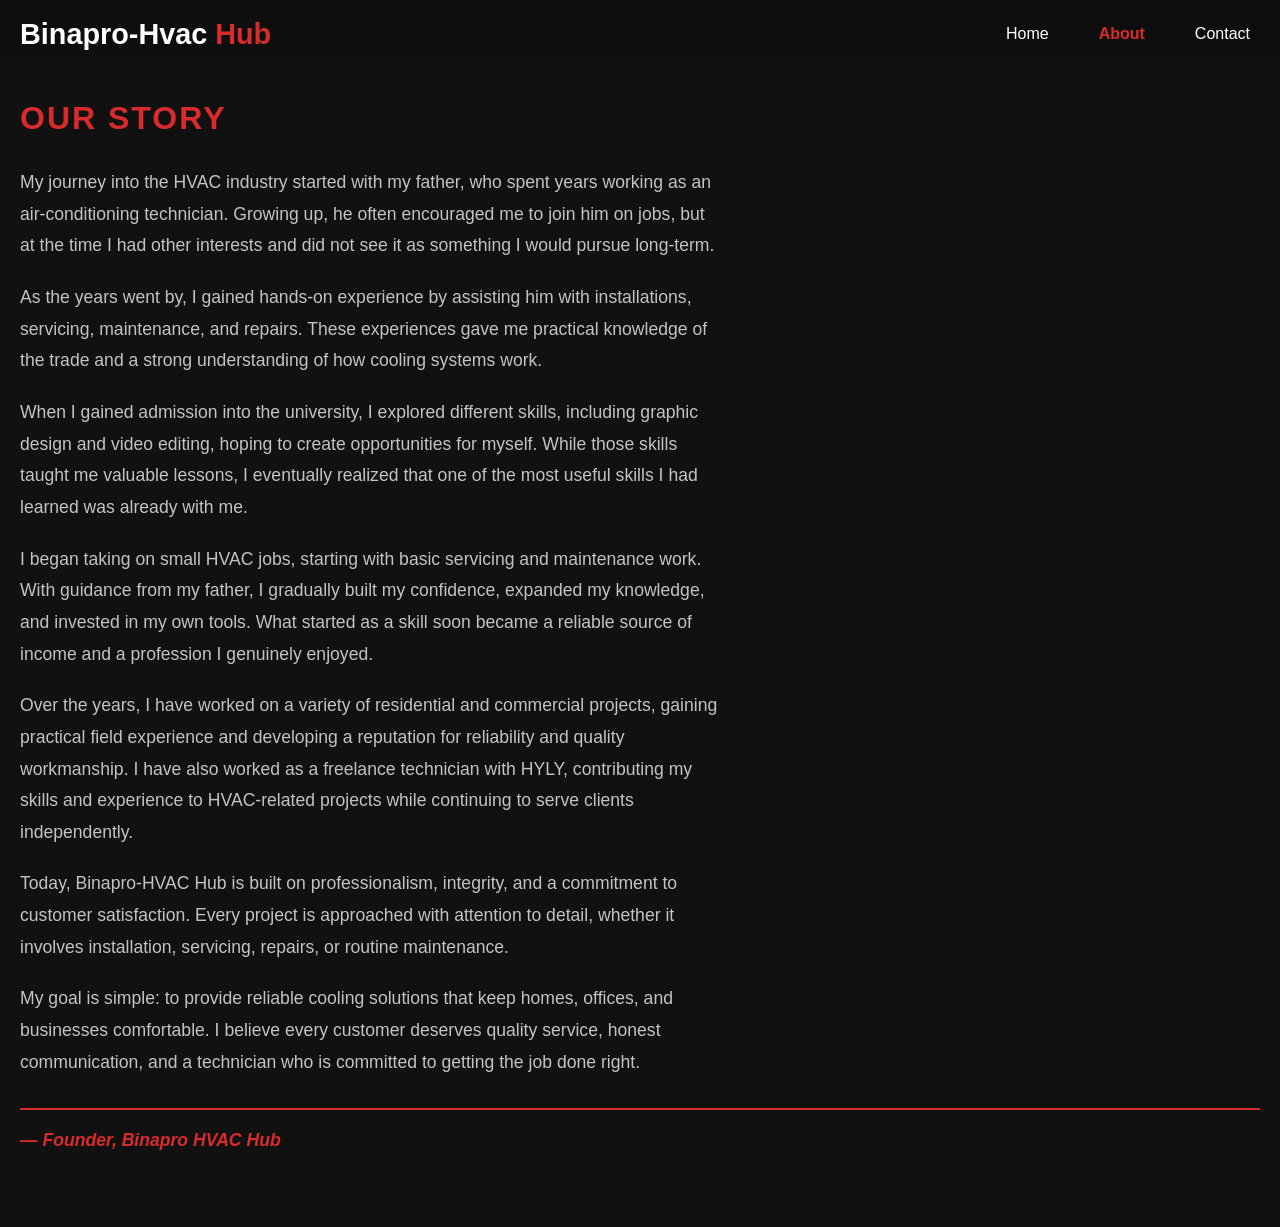
<file: about.html>
<!DOCTYPE html>
<html lang="en">
<head>
  <meta charset="UTF-8">
  <meta name="viewport" content="width=device-width, initial-scale=1">
  <meta name="viewport" content="width=device-width, initial-scale=1, maximum-scale=1, user-scalable=no">

  <title>About - Binapro HVAC Hub</title>
  <link rel="stylesheet" href="style.css">
  <link rel="stylesheet" href="about.css">
</head>
<body>

  <header id="subheading">
    <h1 id="logo">Binapro-Hvac <span class="hub">Hub</span></h1>
    <div class="top-bar">
      <button id="menuBtn">
        <span class="bar"></span>
        <span class="bar"></span>
        <span class="bar"></span>
      </button>
    </div>
    <nav id="navLinks">
      <ul>
        <li><a href="index.html">Home</a></li>
        <li><a href="about.html">About</a></li>
        <li><a href="contact.html">Contact</a></li>
      </ul>
    </nav>
  </header>

  <section class="about-page">
    <h1>Our Story</h1>
    
  <p>My journey into the HVAC industry started with my father, who spent years working as an air-conditioning technician. Growing up, he often encouraged me to join him on jobs, but at the time I had other interests and did not see it as something I would pursue long-term.</p>

<p>As the years went by, I gained hands-on experience by assisting him with installations, servicing, maintenance, and repairs. These experiences gave me practical knowledge of the trade and a strong understanding of how cooling systems work.</p>

<p>When I gained admission into the university, I explored different skills, including graphic design and video editing, hoping to create opportunities for myself. While those skills taught me valuable lessons, I eventually realized that one of the most useful skills I had learned was already with me.</p>

<p>I began taking on small HVAC jobs, starting with basic servicing and maintenance work. With guidance from my father, I gradually built my confidence, expanded my knowledge, and invested in my own tools. What started as a skill soon became a reliable source of income and a profession I genuinely enjoyed.</p>

<p>Over the years, I have worked on a variety of residential and commercial projects, gaining practical field experience and developing a reputation for reliability and quality workmanship. I have also worked as a freelance technician with HYLY, contributing my skills and experience to HVAC-related projects while continuing to serve clients independently.</p>

<p>Today, Binapro-HVAC Hub is built on professionalism, integrity, and a commitment to customer satisfaction. Every project is approached with attention to detail, whether it involves installation, servicing, repairs, or routine maintenance.</p>

<p>My goal is simple: to provide reliable cooling solutions that keep homes, offices, and businesses comfortable. I believe every customer deserves quality service, honest communication, and a technician who is committed to getting the job done right.</p>
    <div class="about-signature">
      <p>— Founder, Binapro HVAC Hub</p>
    </div>

  </section>

  <aside id="sideBar" class="sidebar hidden">
    <span id="closeBtn">✕</span>
    <ul>
      <li><a href="index.html">Home</a></li>
      <li><a href="about.html">About</a></li>
      <li><a href="contact.html">Contact</a></li>
    </ul>
  </aside>

  <script src="main.js"></script>
</body>
</html>
</file>
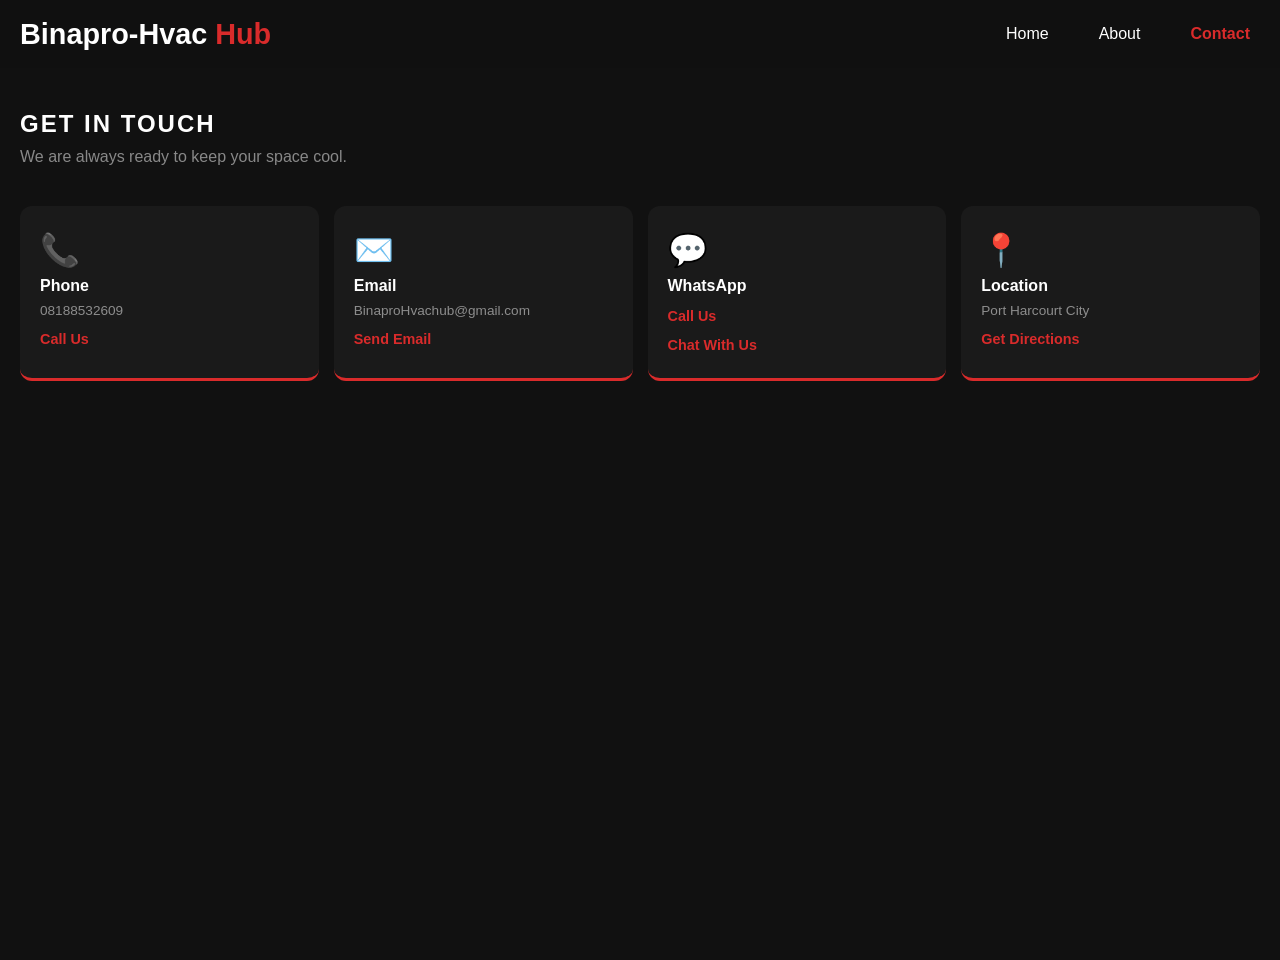
<file: contact.html>
<!DOCTYPE html>
<html lang="en">
<head>
  <meta charset="UTF-8">
  <meta name="viewport" content="width=device-width, initial-scale=1">
  <meta name="viewport" content="width=device-width, initial-scale=1, maximum-scale=1, user-scalable=no">

  <title>Contact - Binapro HVAC Hub</title>
  <link rel="stylesheet" href="style.css">
  <link rel="stylesheet" href="contact.css">
</head>
<body>

   <header id="subheading">
  <h1 id="logo">Binapro-Hvac <span class="hub">Hub</span></h1>
  
  <div class="top-bar">
    <button id="menuBtn">
      <span class="bar"></span>
      <span class="bar"></span>
      <span class="bar"></span>
    </button>
  </div>

  <nav id="navLinks">
    <ul>
      <li><a href="#">Home</a></li>
      <li><a href="about.html">About</a></li>
      <li><a href="contact.html">Contact</a></li>
    </ul>
  </nav>
</header>

  <section class="contact-page">
    <h1>Get In Touch</h1>
    <p class="contact-intro">We are always ready to keep your space cool.</p>

    <div class="contact-cards">

      <div class="contact-card">
        <span>📞</span>
        <h3>Phone</h3>
        <p>08188532609</p>
        <a href="tel:08188532609">Call Us</a>
      </div>

      <div class="contact-card">
        <span>✉️</span>
        <h3>Email</h3>
        <p>BinaproHvachub@gmail.com</p>
        <a href="mailto:BinaproHvachub@gmail.com">Send Email</a>
      </div>

      <div class="contact-card">
        <span>💬</span>
        <h3>WhatsApp</h3>
      <a href="tel:+2348188532609">Call Us</a>
        <a href="https://wa.me/2348188532609" target="_blank">Chat With Us</a>
      </div>

      <div class="contact-card">
        <span>📍</span>
        <h3>Location</h3>
        <p>Port Harcourt City</p>
        <a href="https://maps.app.goo.gl/7M6MkRap9B6WkHuRA">Get Directions</a>
      </div>

    </div>
  </section>

  <aside id="sideBar" class="sidebar hidden">
    <span id="closeBtn">✕</span>
    <ul>
      <li><a href="index.html">Home</a></li>
      <li><a href="about.html">About</a></li>
      <li><a href="contact.html">Contact</a></li>
    </ul>
  </aside>

  <script src="main.js"></script>
</body>
</html>
</file>
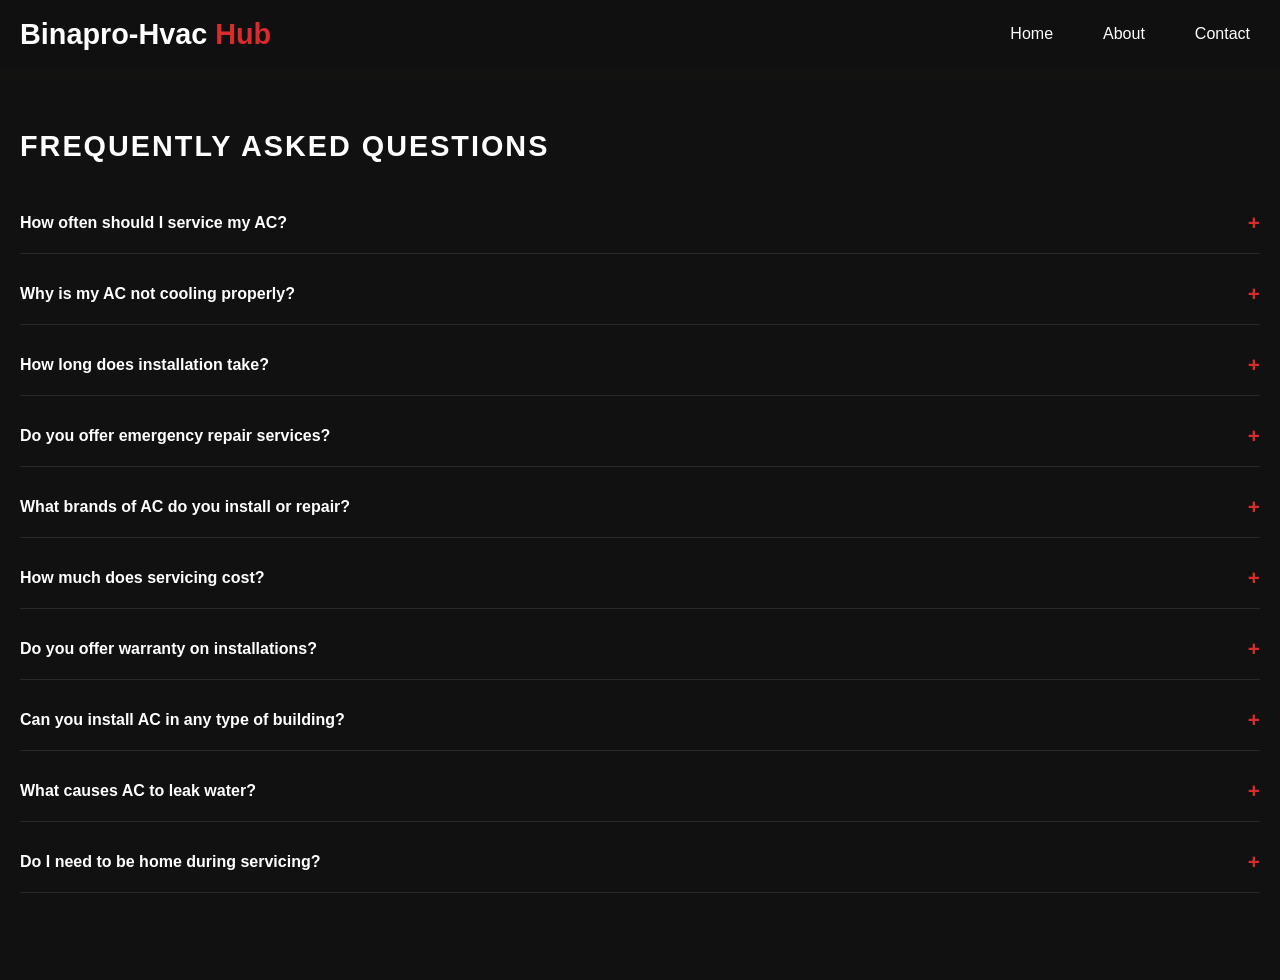
<file: faq.html>
<!DOCTYPE html>
<html lang="en">
<head>
  <meta charset="UTF-8">
  <meta name="viewport" content="width=device-width, initial-scale=1, maximum-scale=1, user-scalable=no">
  <title>FAQ - Binapro HVAC Hub</title>
  <link rel="stylesheet" href="style.css">
  <link rel="stylesheet" href="faq.css">
</head>
<body>

  <header id="subheading">
    <h1 id="logo">Binapro-Hvac <span class="hub">Hub</span></h1>
    <div class="top-bar">
      <button id="menuBtn">
        <span class="bar"></span>
        <span class="bar"></span>
        <span class="bar"></span>
      </button>
    </div>
    <nav id="navLinks">
      <ul>
        <li><a href="index.html">Home</a></li>
        <li><a href="about.html">About</a></li>
        <li><a href="contact.html">Contact</a></li>
      </ul>
    </nav>
  </header>

  <section class="faq-page">
    <h1>Frequently Asked Questions</h1>

    <div class="faq-item">
      <button class="faq-question">How often should I service my AC?<span>+</span></button>
      <p class="faq-answer hidden">We recommend servicing your AC every 3 to 6 months for optimal performance.</p>
    </div>

    <div class="faq-item">
      <button class="faq-question">Why is my AC not cooling properly?<span>+</span></button>
      <p class="faq-answer hidden">This is usually caused by low refrigerant, a dirty filter, or a faulty compressor. We can diagnose it for you.</p>
    </div>

    <div class="faq-item">
      <button class="faq-question">How long does installation take?<span>+</span></button>
      <p class="faq-answer hidden">A standard installation typically takes 2 to 4 hours depending on the unit and location.</p>
    </div>

    <div class="faq-item">
      <button class="faq-question">Do you offer emergency repair services?<span>+</span></button>
      <p class="faq-answer hidden">Yes, we offer emergency repairs. Reach out to us directly on WhatsApp for urgent cases.</p>
    </div>

    <div class="faq-item">
      <button class="faq-question">What brands of AC do you install or repair?<span>+</span></button>
      <p class="faq-answer hidden">We work with most major brands including LG, Samsung, Hisense, and more.</p>
    </div>

    <div class="faq-item">
      <button class="faq-question">How much does servicing cost?<span>+</span></button>
      <p class="faq-answer hidden">Pricing depends on the type of service needed. Contact us for a free quote.</p>
    </div>

    <div class="faq-item">
      <button class="faq-question">Do you offer warranty on installations?<span>+</span></button>
      <p class="faq-answer hidden">Yes, all our installations come with a warranty period for your peace of mind.</p>
    </div>

    <div class="faq-item">
      <button class="faq-question">Can you install AC in any type of building?<span>+</span></button>
      <p class="faq-answer hidden">Yes, we handle installations for homes, offices, shops, and other commercial spaces.</p>
    </div>

    <div class="faq-item">
      <button class="faq-question">What causes AC to leak water?<span>+</span></button>
      <p class="faq-answer hidden">This is often due to a blocked drainage pipe or dirty air filter. We can fix this quickly.</p>
    </div>

    <div class="faq-item">
      <button class="faq-question">Do I need to be home during servicing?<span>+</span></button>
      <p class="faq-answer hidden">It's preferred but not always necessary, as long as we have access to the unit.</p>
    </div>

  </section>

  <aside id="sideBar" class="sidebar hidden">
    <span id="closeBtn">✕</span>
    <ul>
      <li><a href="index.html">Home</a></li>
      <li><a href="about.html">About</a></li>
      <li><a href="contact.html">Contact</a></li>
    </ul>
  </aside>

  <script src="main.js"></script>
</body>
</html>
</file>
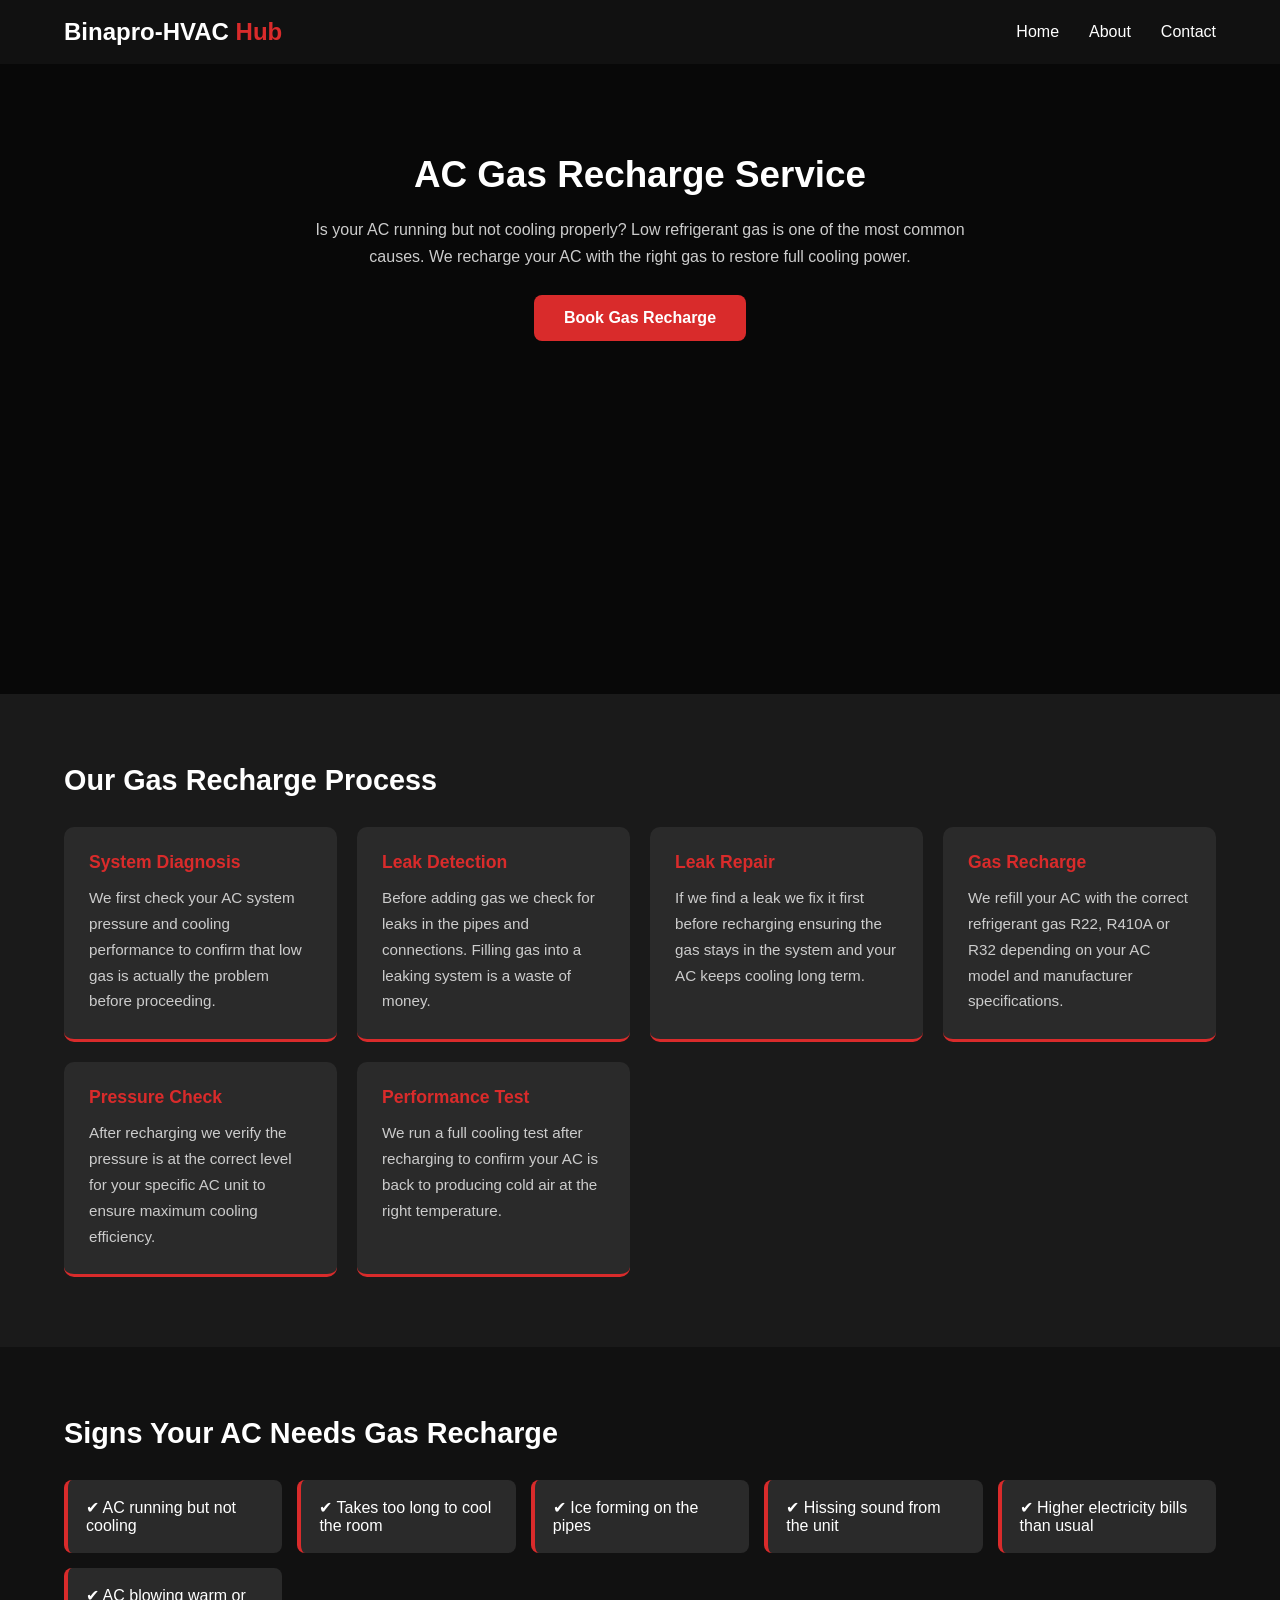
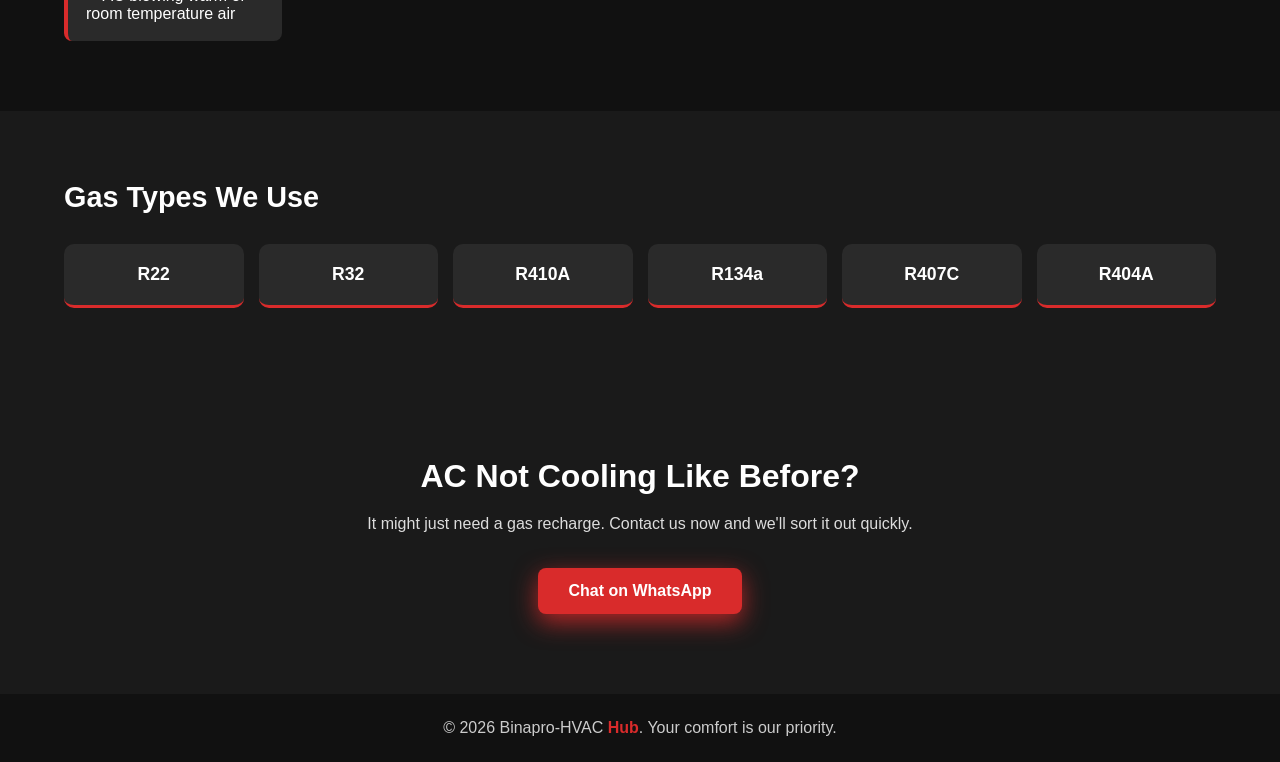
<file: gasing.html>
<!DOCTYPE html>
<html lang="en">
<head>
  <meta charset="UTF-8">
  <meta name="viewport" content="width=device-width, initial-scale=1.0">
  <title>AC Gasing | Binapro HVAC Hub</title>
  <link rel="stylesheet" href="in.css">
</head>
<body>

  <header class="header">
    <div class="logo">
      <h2>Binapro-HVAC <span class="logo">Hub</span></h2>
    </div>
    <nav>
      <a href="index.html">Home</a>
      <a href="about.html">About</a>
      <a href="contact.html">Contact</a>
    </nav>
  </header>

  <section class="hero-service" id="gasingHero">
    <h1>AC Gas Recharge Service</h1>
    <p>Is your AC running but not cooling properly? Low refrigerant gas is one of the most common causes. We recharge your AC with the right gas to restore full cooling power.</p>
    <a href="https://wa.me/2348188532609" class="btn">Book Gas Recharge</a>
  </section>

  <section class="service-details">
    <h2>Our Gas Recharge Process</h2>
    <div class="service-grid">
      <div class="service-card">
        <h3>System Diagnosis</h3>
        <p>We first check your AC system pressure and cooling performance to confirm that low gas is actually the problem before proceeding.</p>
      </div>
      <div class="service-card">
        <h3>Leak Detection</h3>
        <p>Before adding gas we check for leaks in the pipes and connections. Filling gas into a leaking system is a waste of money.</p>
      </div>
      <div class="service-card">
        <h3>Leak Repair</h3>
        <p>If we find a leak we fix it first before recharging ensuring the gas stays in the system and your AC keeps cooling long term.</p>
      </div>
      <div class="service-card">
        <h3>Gas Recharge</h3>
        <p>We refill your AC with the correct refrigerant gas  R22, R410A or R32 depending on your AC model and manufacturer specifications.</p>
      </div>
      <div class="service-card">
        <h3>Pressure Check</h3>
        <p>After recharging we verify the pressure is at the correct level for your specific AC unit to ensure maximum cooling efficiency.</p>
      </div>
      <div class="service-card">
        <h3>Performance Test</h3>
        <p>We run a full cooling test after recharging to confirm your AC is back to producing cold air at the right temperature.</p>
      </div>
    </div>
  </section>

  <section class="why">
    <h2>Signs Your AC Needs Gas Recharge</h2>
    <div class="why-grid">
      <div>✔ AC running but not cooling</div>
      <div>✔ Takes too long to cool the room</div>
      <div>✔ Ice forming on the pipes</div>
      <div>✔ Hissing sound from the unit</div>
      <div>✔ Higher electricity bills than usual</div>
      <div>✔ AC blowing warm or room temperature air</div>
    </div>
  </section>

  <section class="brands">
    <h2>Gas Types We Use</h2>
    <div class="brands-grid">
      <div class="brand-card">R22</div>
      <div class="brand-card">R32</div>
      <div class="brand-card">R410A</div>
      <div class="brand-card">R134a</div>
      <div class="brand-card">R407C</div>
      <div class="brand-card">R404A</div>
    </div>
  </section>

  <section class="cta">
    <h2>AC Not Cooling Like Before?</h2>
    <p>It might just need a gas recharge. Contact us now and we'll sort it out quickly.</p>
    <a href="https://wa.me/2348188532609" class="btn btn-white">Chat on WhatsApp</a>
  </section>

  <footer>
    <p>© 2026 Binapro-HVAC <span class="logo">Hub</span>. Your comfort is our priority.</p>
  </footer>

</body>
</html>
</file>
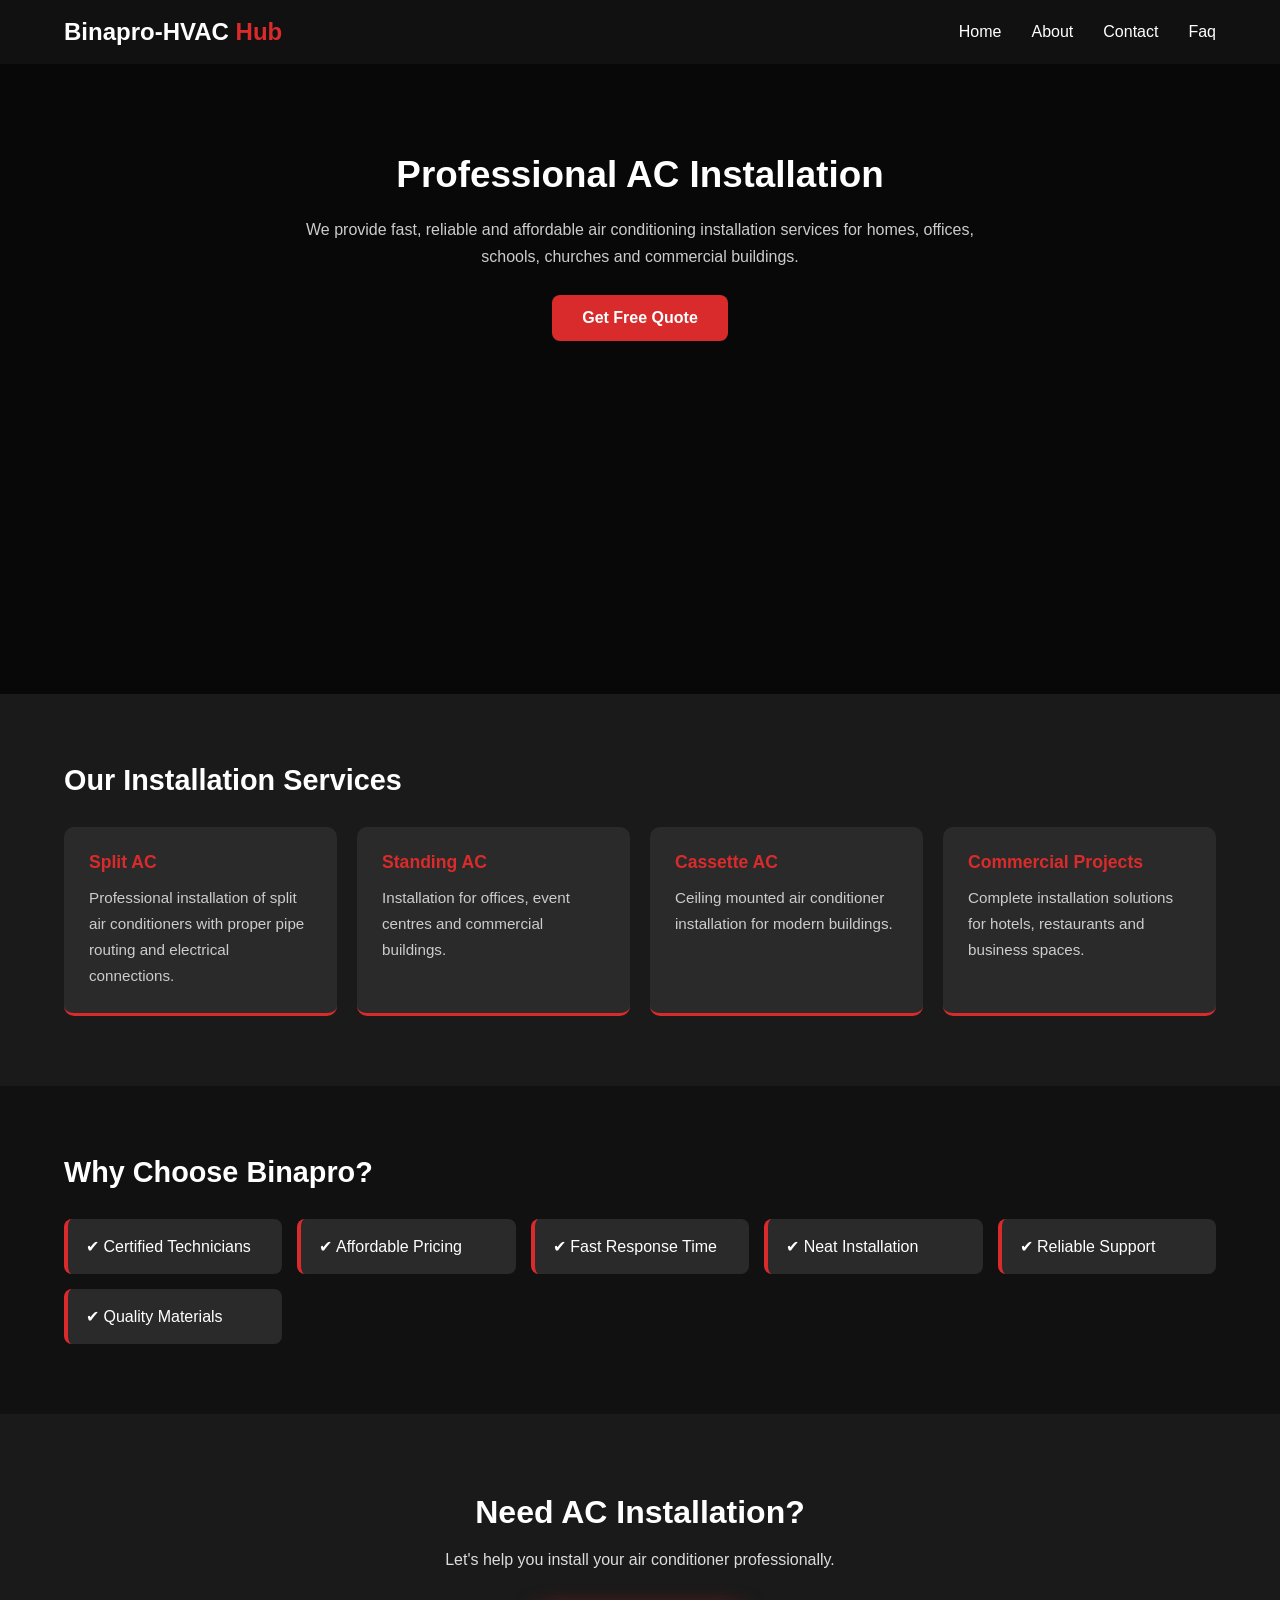
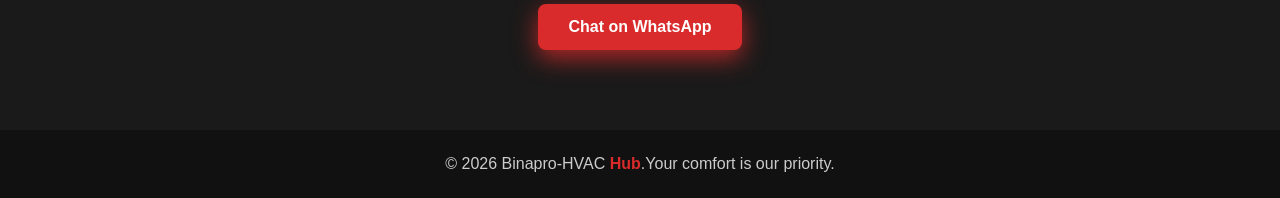
<file: in.html>
<!DOCTYPE html>
<html lang="en">
<head>
  <meta charset="UTF-8">
  <meta name="viewport" content="width=device-width, initial-scale=1.0">
  <title>AC Installation | Binapro HVAC Hub</title>
  <link rel="stylesheet" href="in.css">
</head>
<body>

  <header class="header">
    <div class="logo">
      <h2>Binapro-HVAC <span>Hub</span></h2>
    </div>
    <nav>
      <a href="index.html">Home</a>
      <a href="about.html">About</a>
      <a href="contact.html">Contact</a>
      <a href="faq.html">Faq</a>
    </nav>
  </header>

  <section class="hero-service">
    <h1>Professional AC Installation</h1>
    <p>We provide fast, reliable and affordable air conditioning installation services for homes, offices, schools, churches and commercial buildings.</p>
    <a href="https://wa.me/2348188532609" class="btn">Get Free Quote</a>
  </section>

  <section class="service-details">
    <h2>Our Installation Services</h2>
    <div class="service-grid">
      <div class="service-card">
        <h3>Split AC</h3>
        <p>Professional installation of split air conditioners with proper pipe routing and electrical connections.</p>
      </div>
      <div class="service-card">
        <h3>Standing AC</h3>
        <p>Installation for offices, event centres and commercial buildings.</p>
      </div>
      <div class="service-card">
        <h3>Cassette AC</h3>
        <p>Ceiling mounted air conditioner installation for modern buildings.</p>
      </div>
      <div class="service-card">
        <h3>Commercial Projects</h3>
        <p>Complete installation solutions for hotels, restaurants and business spaces.</p>
      </div>
    </div>
  </section>

  <section class="why">
    <h2>Why Choose Binapro?</h2>
    <div class="why-grid">
      <div>✔ Certified Technicians</div>
      <div>✔ Affordable Pricing</div>
      <div>✔ Fast Response Time</div>
      <div>✔ Neat Installation</div>
      <div>✔ Reliable Support</div>
      <div>✔ Quality Materials</div>
    </div>
  </section>

  <section class="cta">
    <h2>Need AC Installation?</h2>
    <p>Let's help you install your air conditioner professionally.</p>
    <a href="https://wa.me/2348188532609" class="btn btn-white">Chat on WhatsApp</a>
  </section>

  <footer>
    <p>© 2026 Binapro-HVAC <span class="logo"> Hub</span>.Your comfort is our priority.</p>
  </footer>

</body>
</html>
</file>
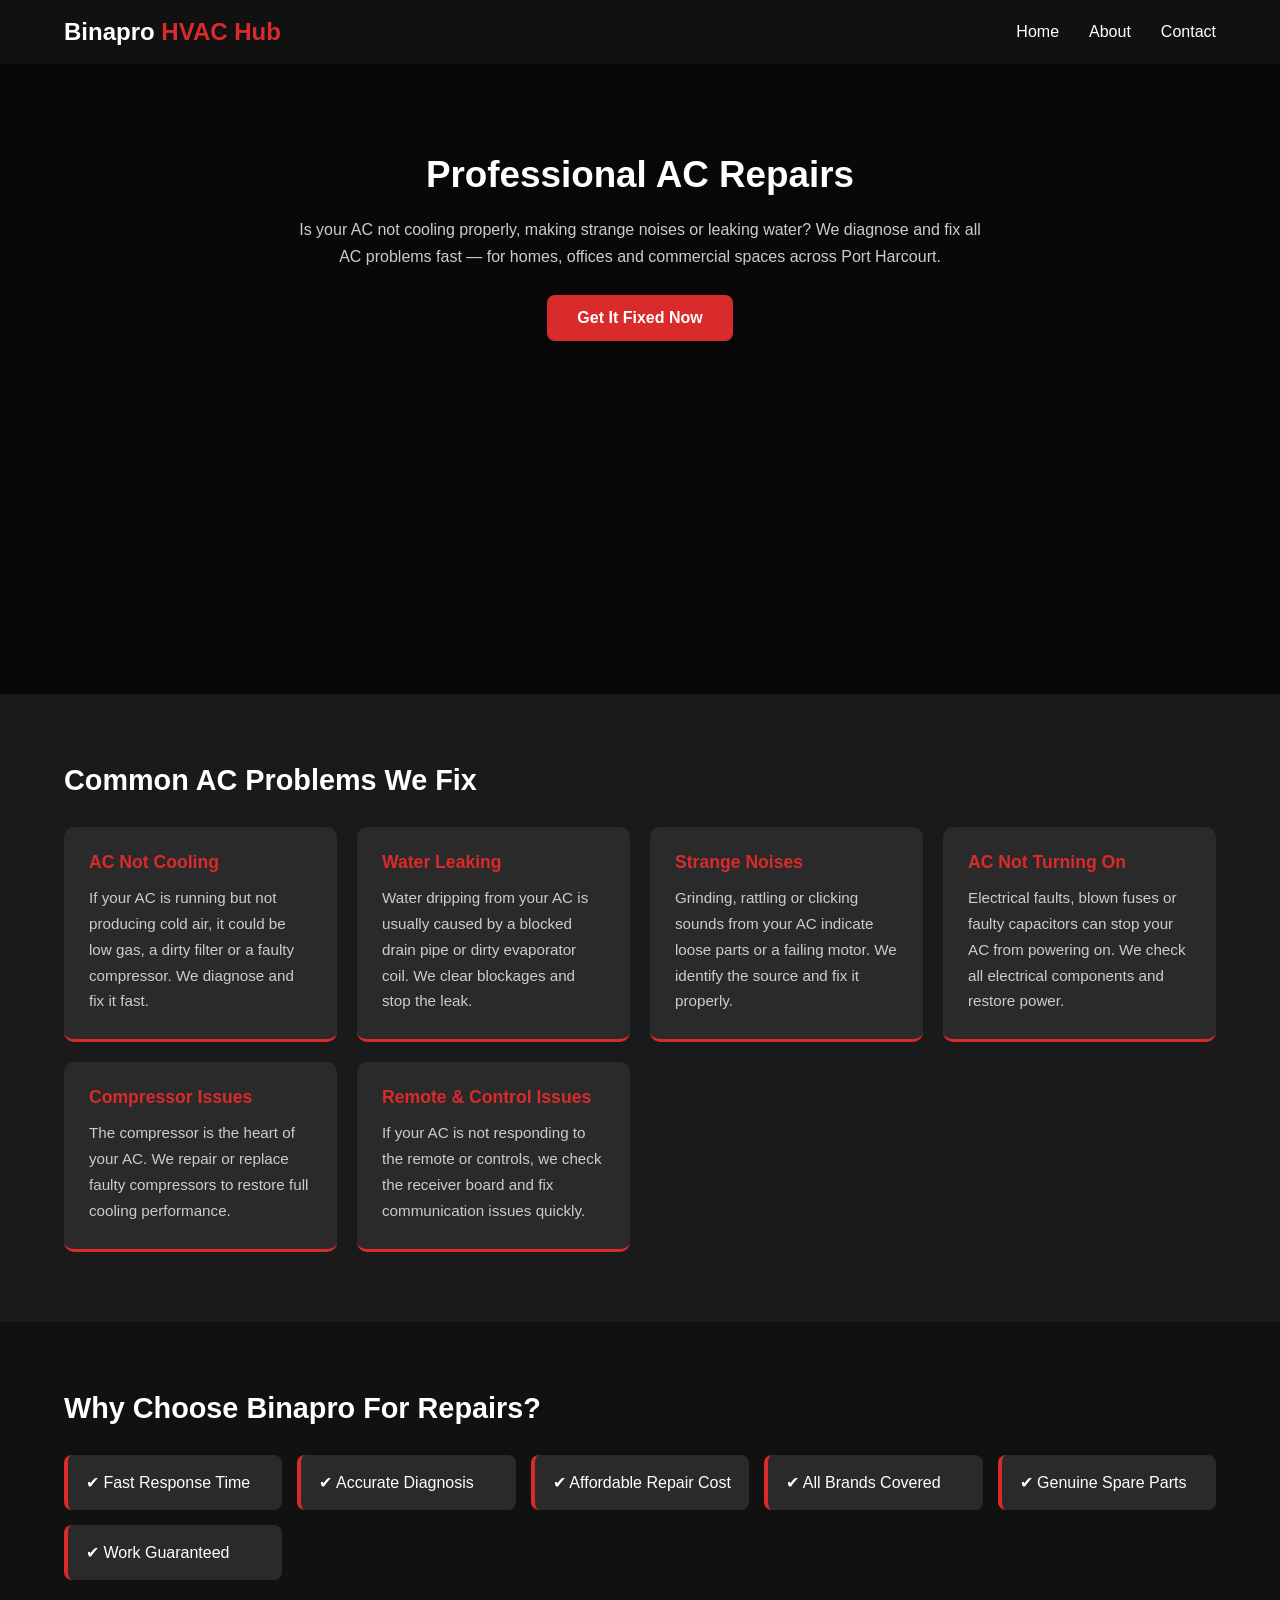
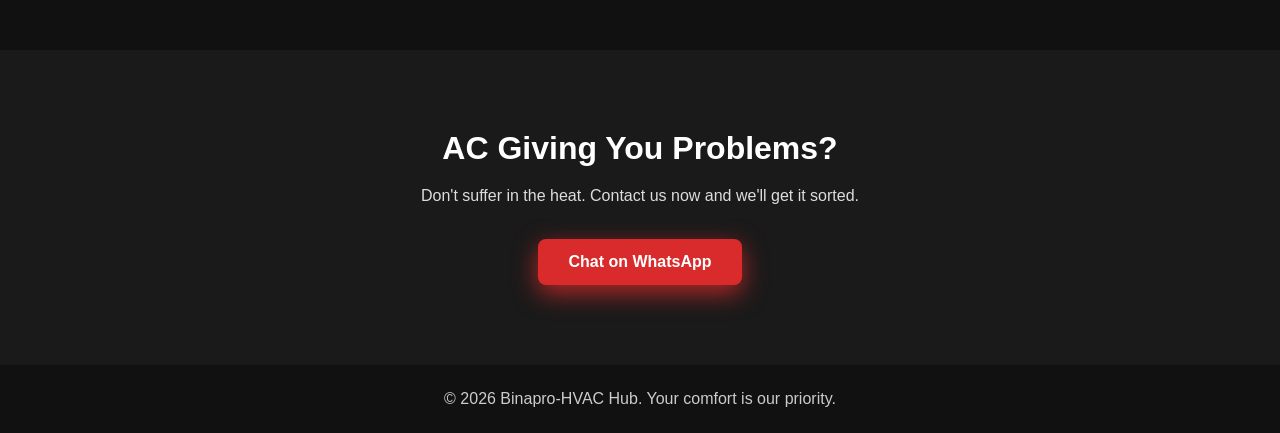
<file: repairs.html>
<!DOCTYPE html>
<html lang="en">
<head>
  <meta charset="UTF-8">
  <meta name="viewport" content="width=device-width, initial-scale=1.0">
  <title>AC Repairs | Binapro HVAC Hub</title>
  <link rel="stylesheet" href="in.css">
</head>
<body>

  <header class="header">
    <div class="logo">
      <h2>Binapro <span>HVAC Hub</span></h2>
    </div>
    <nav>
      <a href="index.html">Home</a>
      <a href="about.html">About</a>
      <a href="contact.html">Contact</a>
    </nav>
  </header>

  <section class="hero-service" id="repairsHero">
    <h1>Professional AC Repairs</h1>
    <p>Is your AC not cooling properly, making strange noises or leaking water? We diagnose and fix all AC problems fast — for homes, offices and commercial spaces across Port Harcourt.</p>
    <a href="https://wa.me/2348188532609" class="btn">Get It Fixed Now</a>
  </section>

  <section class="service-details">
    <h2>Common AC Problems We Fix</h2>
    <div class="service-grid">
      <div class="service-card">
        <h3>AC Not Cooling</h3>
        <p>If your AC is running but not producing cold air, it could be low gas, a dirty filter or a faulty compressor. We diagnose and fix it fast.</p>
      </div>
      <div class="service-card">
        <h3>Water Leaking</h3>
        <p>Water dripping from your AC is usually caused by a blocked drain pipe or dirty evaporator coil. We clear blockages and stop the leak.</p>
      </div>
      <div class="service-card">
        <h3>Strange Noises</h3>
        <p>Grinding, rattling or clicking sounds from your AC indicate loose parts or a failing motor. We identify the source and fix it properly.</p>
      </div>
      <div class="service-card">
        <h3>AC Not Turning On</h3>
        <p>Electrical faults, blown fuses or faulty capacitors can stop your AC from powering on. We check all electrical components and restore power.</p>
      </div>
      <div class="service-card">
        <h3>Compressor Issues</h3>
        <p>The compressor is the heart of your AC. We repair or replace faulty compressors to restore full cooling performance.</p>
      </div>
      <div class="service-card">
        <h3>Remote & Control Issues</h3>
        <p>If your AC is not responding to the remote or controls, we check the receiver board and fix communication issues quickly.</p>
      </div>
    </div>
  </section>

  <section class="why">
    <h2>Why Choose Binapro For Repairs?</h2>
    <div class="why-grid">
      <div>✔ Fast Response Time</div>
      <div>✔ Accurate Diagnosis</div>
      <div>✔ Affordable Repair Cost</div>
      <div>✔ All Brands Covered</div>
      <div>✔ Genuine Spare Parts</div>
      <div>✔ Work Guaranteed</div>
    </div>
  </section>

  <section class="cta">
    <h2>AC Giving You Problems?</h2>
    <p>Don't suffer in the heat. Contact us now and we'll get it sorted.</p>
    <a href="https://wa.me/2348188532609" class="btn btn-white">Chat on WhatsApp</a>
  </section>

  <footer>
    <p>© 2026 Binapro-HVAC<span> Hub</span>. Your comfort is our priority.</p>
  </footer>

</body>
</html>
</file>
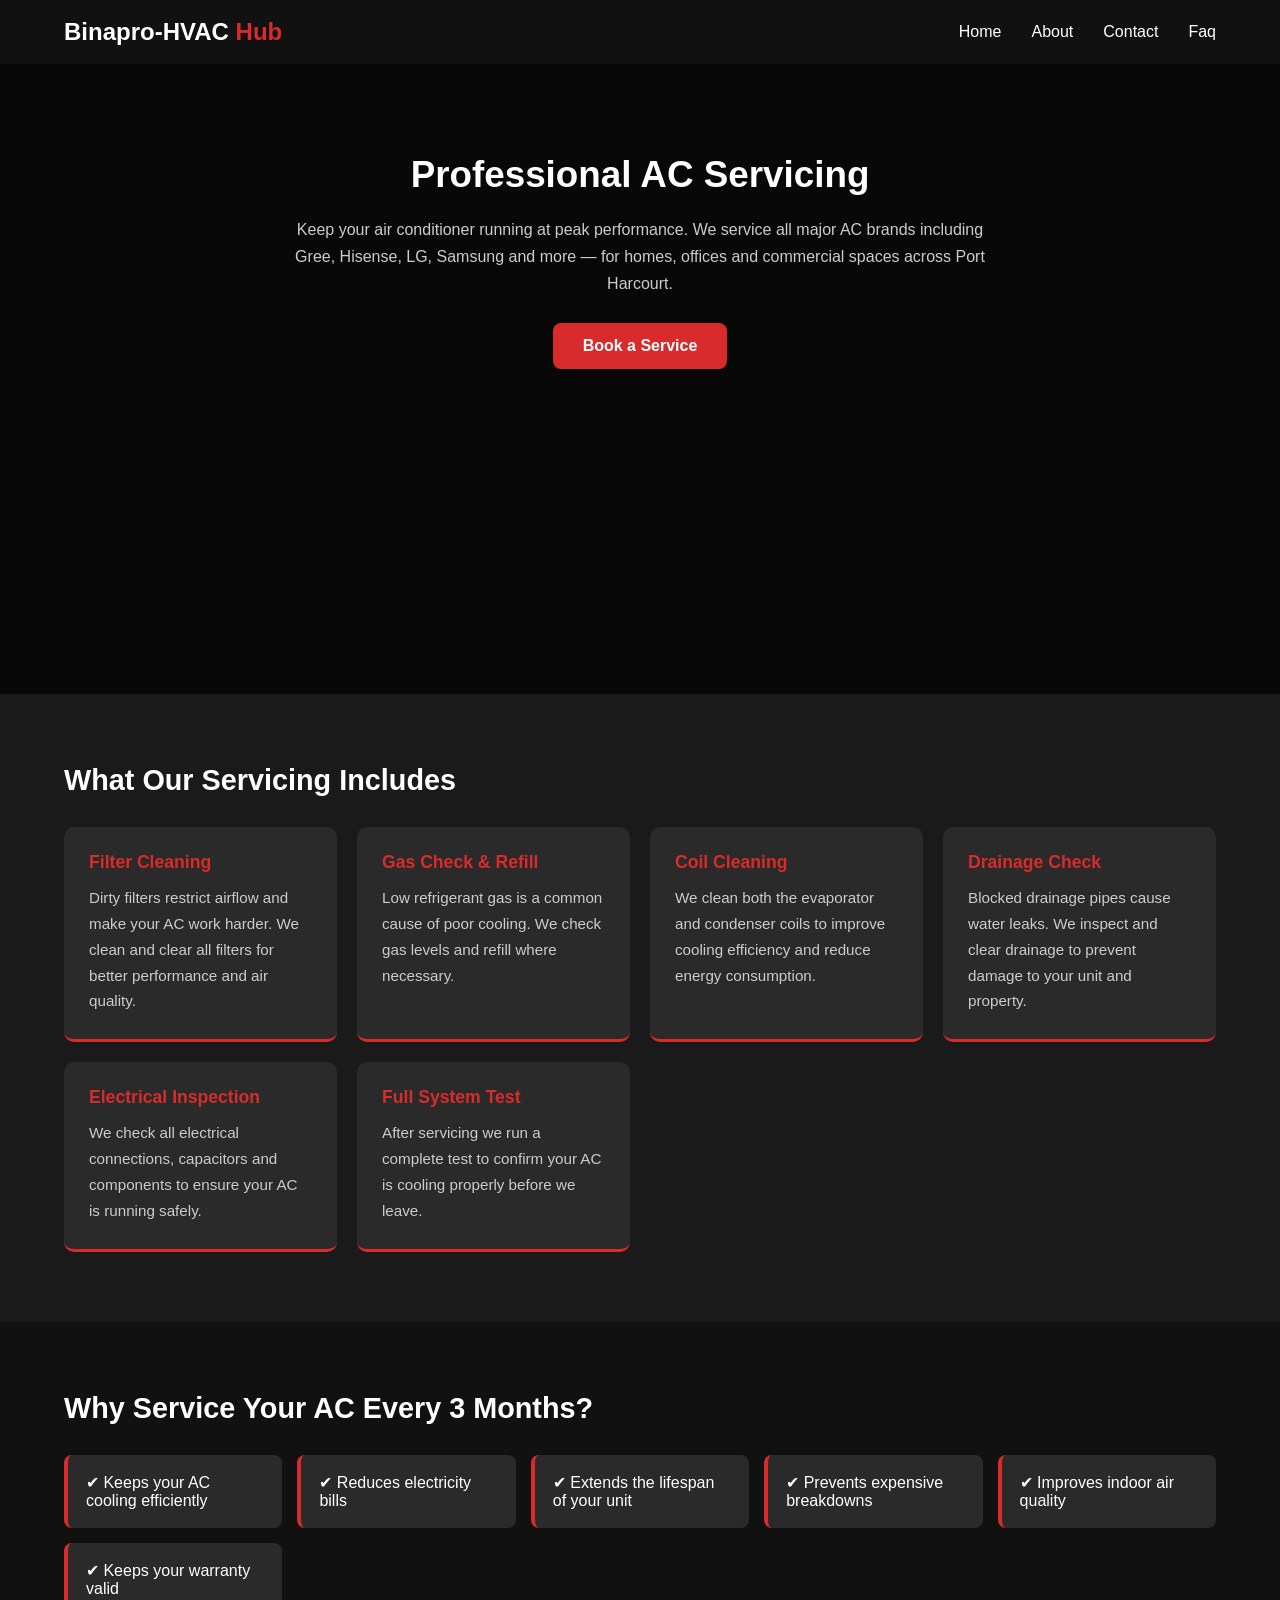
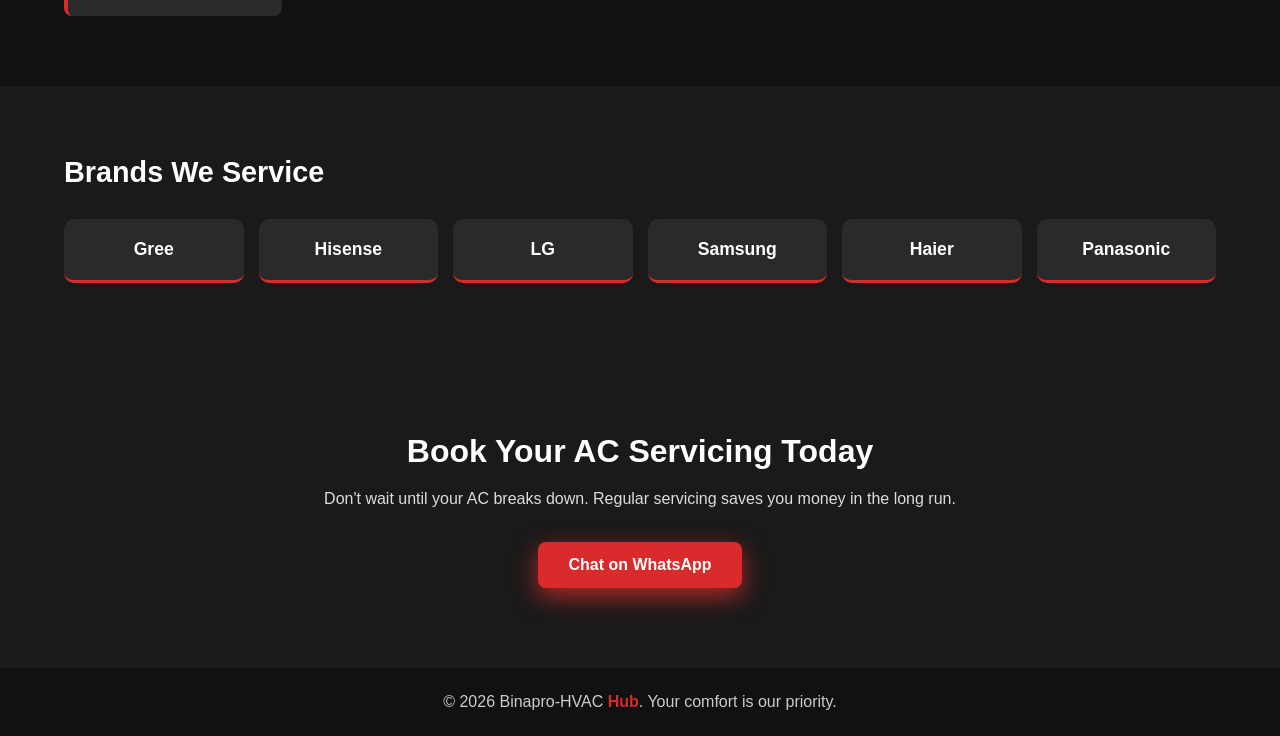
<file: servicing.html>
<!DOCTYPE html>
<html lang="en">
<head>
  <meta charset="UTF-8">
  <meta name="viewport" content="width=device-width, initial-scale=1.0">
  <title>AC Servicing | Binapro HVAC Hub</title>
  <link rel="stylesheet" href="in.css">
</head>
<body>

  <header class="header">
    <div class="logo">
      <h2>Binapro-HVAC<span> Hub</span></h2>
    </div>
    <nav>
      <a href="index.html">Home</a>
      <a href="about.html">About</a>
      <a href="contact.html">Contact</a>
      <a href="faq.html">Faq</a>
    </nav>
  </header>

  <section class="hero-service" id="servicingHero">
    <h1>Professional AC Servicing</h1>
    <p>Keep your air conditioner running at peak performance. We service all major AC brands including Gree, Hisense, LG, Samsung and more — for homes, offices and commercial spaces across Port Harcourt.</p>
    <a href="https://wa.me/2348188532609" class="btn">Book a Service</a>
  </section>

  <section class="service-details">
    <h2>What Our Servicing Includes</h2>
    <div class="service-grid">
      <div class="service-card">
        <h3>Filter Cleaning</h3>
        <p>Dirty filters restrict airflow and make your AC work harder. We clean and clear all filters for better performance and air quality.</p>
      </div>
      <div class="service-card">
        <h3>Gas Check & Refill</h3>
        <p>Low refrigerant gas is a common cause of poor cooling. We check gas levels and refill where necessary.</p>
      </div>
      <div class="service-card">
        <h3>Coil Cleaning</h3>
        <p>We clean both the evaporator and condenser coils to improve cooling efficiency and reduce energy consumption.</p>
      </div>
      <div class="service-card">
        <h3>Drainage Check</h3>
        <p>Blocked drainage pipes cause water leaks. We inspect and clear drainage to prevent damage to your unit and property.</p>
      </div>
      <div class="service-card">
        <h3>Electrical Inspection</h3>
        <p>We check all electrical connections, capacitors and components to ensure your AC is running safely.</p>
      </div>
      <div class="service-card">
        <h3>Full System Test</h3>
        <p>After servicing we run a complete test to confirm your AC is cooling properly before we leave.</p>
      </div>
    </div>
  </section>

  <section class="why">
    <h2>Why Service Your AC Every 3 Months?</h2>
    <div class="why-grid">
      <div>✔ Keeps your AC cooling efficiently</div>
      <div>✔ Reduces electricity bills</div>
      <div>✔ Extends the lifespan of your unit</div>
      <div>✔ Prevents expensive breakdowns</div>
      <div>✔ Improves indoor air quality</div>
      <div>✔ Keeps your warranty valid</div>
    </div>
  </section>

  <section class="brands">
    <h2>Brands We Service</h2>
    <div class="brands-grid">
      <div class="brand-card">Gree</div>
      <div class="brand-card">Hisense</div>
      <div class="brand-card">LG</div>
      <div class="brand-card">Samsung</div>
      <div class="brand-card">Haier</div>
      <div class="brand-card">Panasonic</div>
    </div>
  </section>

  <section class="cta">
    <h2>Book Your AC Servicing Today</h2>
    <p>Don't wait until your AC breaks down. Regular servicing saves you money in the long run.</p>
    <a href="https://wa.me/2348188532609" class="btn btn-white">Chat on WhatsApp</a>
  </section>

  <footer>
    <p>© 2026 Binapro-HVAC <span class="logo">Hub</span>. Your comfort is our priority.</p>
  </footer>

</body>
</html>
</file>
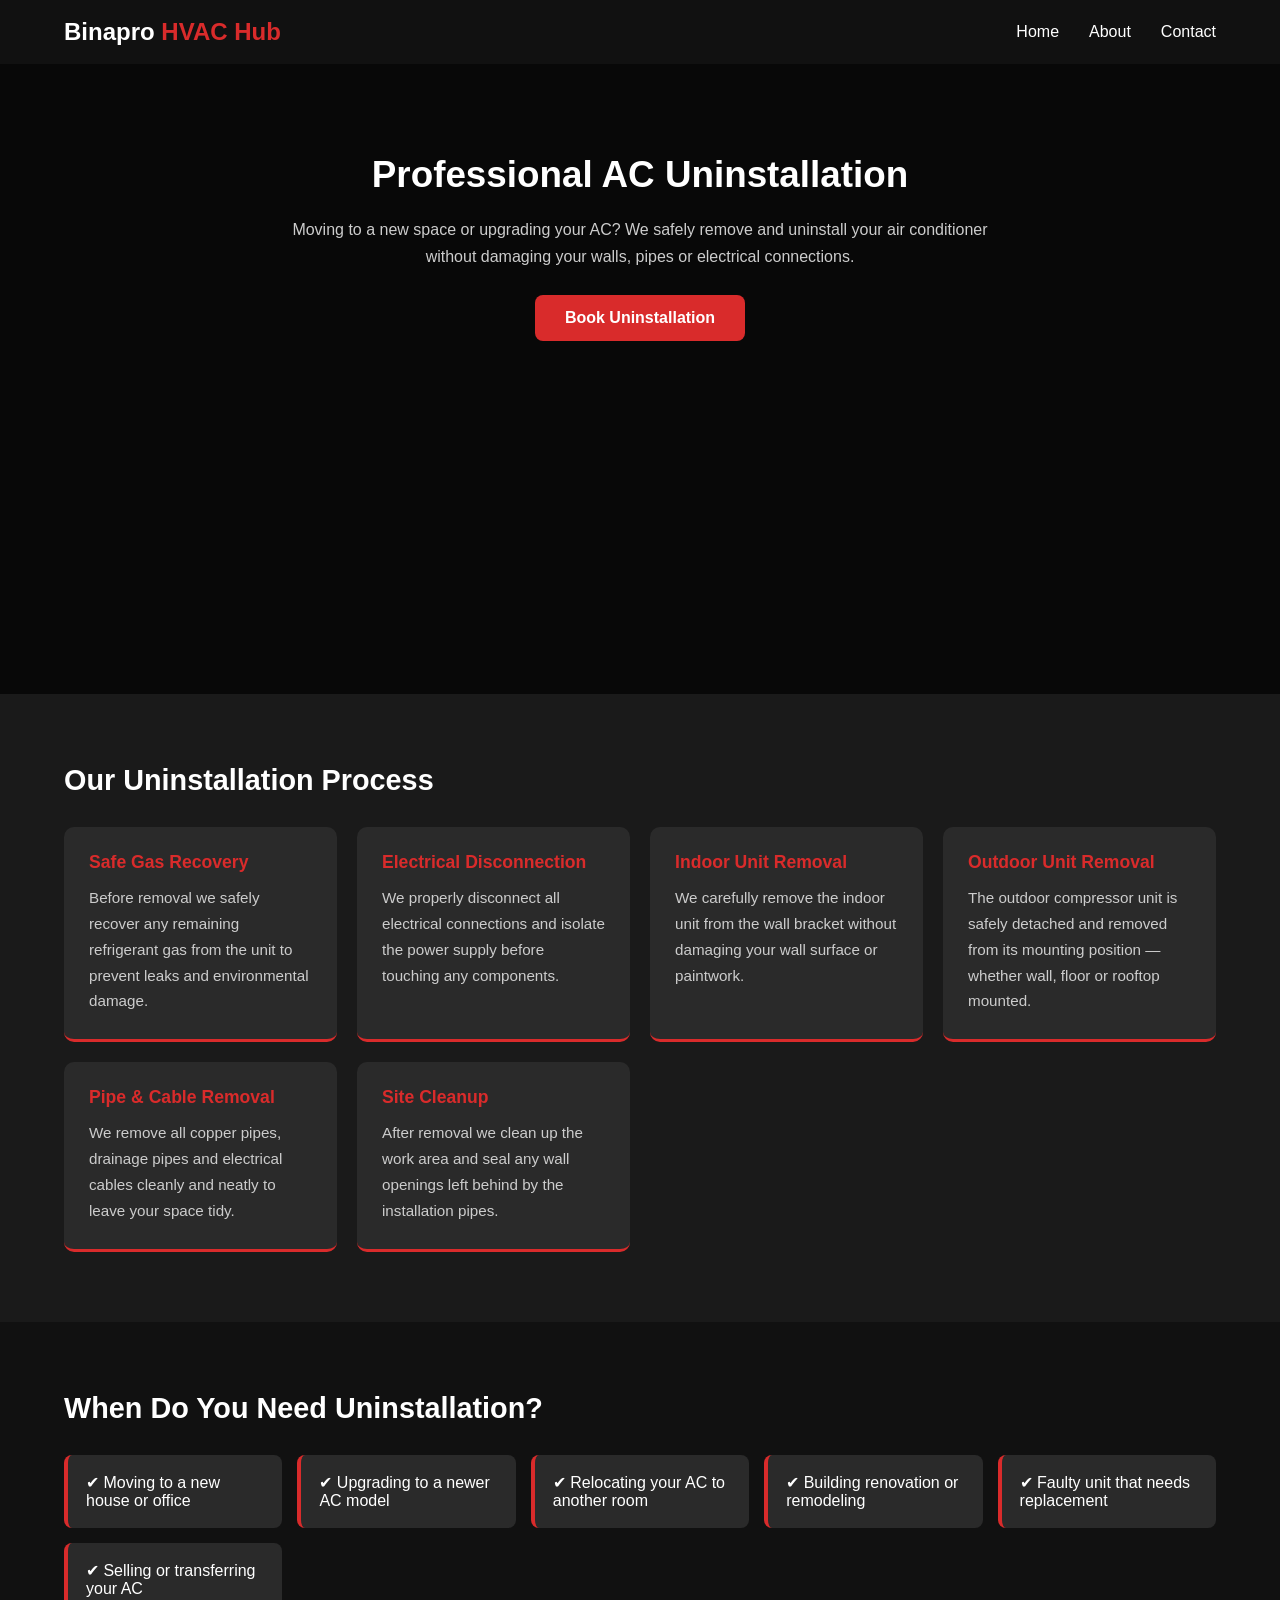
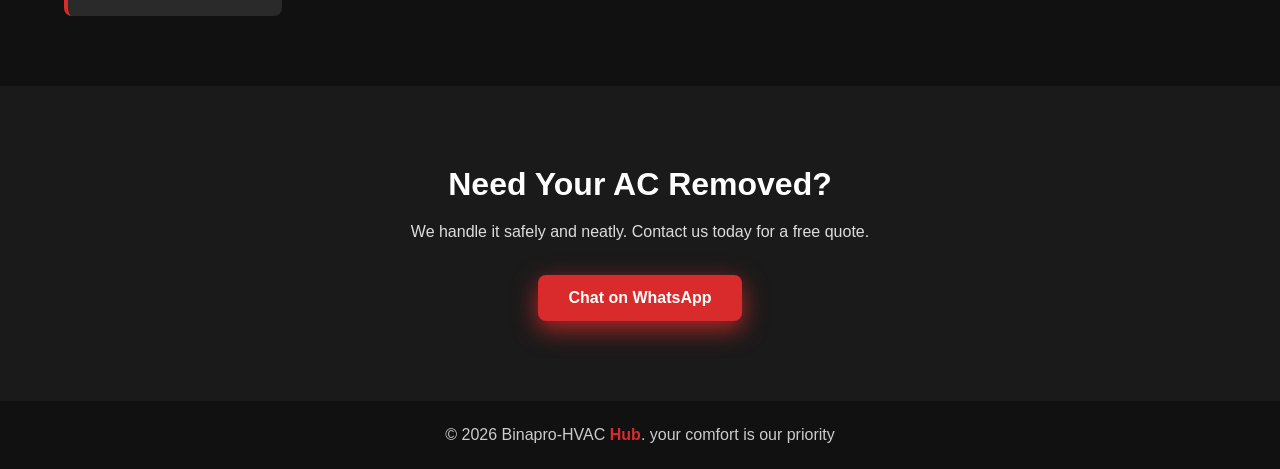
<file: uninstalling.html>
<!DOCTYPE html>
<html lang="en">
<head>
  <meta charset="UTF-8">
  <meta name="viewport" content="width=device-width, initial-scale=1.0">
  <title>AC Uninstallation | Binapro HVAC Hub</title>
  <link rel="stylesheet" href="in.css">
</head>
<body>

  <header class="header">
    <div class="logo">
      <h2>Binapro <span>HVAC Hub</span></h2>
    </div>
    <nav>
      <a href="index.html">Home</a>
      <a href="about.html">About</a>
      <a href="contact.html">Contact</a>
    </nav>
  </header>

  <section class="hero-service" id="uninstallHero">
    <h1>Professional AC Uninstallation</h1>
    <p>Moving to a new space or upgrading your AC? We safely remove and uninstall your air conditioner without damaging your walls, pipes or electrical connections.</p>
    <a href="https://wa.me/2348188532609" class="btn">Book Uninstallation</a>
  </section>

  <section class="service-details">
    <h2>Our Uninstallation Process</h2>
    <div class="service-grid">
      <div class="service-card">
        <h3>Safe Gas Recovery</h3>
        <p>Before removal we safely recover any remaining refrigerant gas from the unit to prevent leaks and environmental damage.</p>
      </div>
      <div class="service-card">
        <h3>Electrical Disconnection</h3>
        <p>We properly disconnect all electrical connections and isolate the power supply before touching any components.</p>
      </div>
      <div class="service-card">
        <h3>Indoor Unit Removal</h3>
        <p>We carefully remove the indoor unit from the wall bracket without damaging your wall surface or paintwork.</p>
      </div>
      <div class="service-card">
        <h3>Outdoor Unit Removal</h3>
        <p>The outdoor compressor unit is safely detached and removed from its mounting position — whether wall, floor or rooftop mounted.</p>
      </div>
      <div class="service-card">
        <h3>Pipe & Cable Removal</h3>
        <p>We remove all copper pipes, drainage pipes and electrical cables cleanly and neatly to leave your space tidy.</p>
      </div>
      <div class="service-card">
        <h3>Site Cleanup</h3>
        <p>After removal we clean up the work area and seal any wall openings left behind by the installation pipes.</p>
      </div>
    </div>
  </section>

  <section class="why">
    <h2>When Do You Need Uninstallation?</h2>
    <div class="why-grid">
      <div>✔ Moving to a new house or office</div>
      <div>✔ Upgrading to a newer AC model</div>
      <div>✔ Relocating your AC to another room</div>
      <div>✔ Building renovation or remodeling</div>
      <div>✔ Faulty unit that needs replacement</div>
      <div>✔ Selling or transferring your AC</div>
    </div>
  </section>

  <section class="cta">
    <h2>Need Your AC Removed?</h2>
    <p>We handle it safely and neatly. Contact us today for a free quote.</p>
    <a href="https://wa.me/2348188532609" class="btn btn-white">Chat on WhatsApp</a>
  </section>

  <footer>
    <p>© 2026 Binapro-HVAC <span class="logo">Hub</span>. your comfort is our priority</p>
  </footer>

</body>
</html>
</file>
<file: style.css>
*{
    margin:0;
    padding:0;
    box-sizing:border-box;
}
* {
  -webkit-tap-highlight-color: transparent;
}

body{
    background: #121211;
    font-family: Arial, Helvetica, sans-serif;
}
html{
  scroll-behavior: smooth;
}
#subheading {
  background: #000;
  color: #fff;
  position: fixed;
  width: 100%;
  top: 0;
  z-index: 1000;
  display: flex;
  justify-content: space-between;
  align-items: center;
  padding: 15px 20px;

   background: rgba(17, 17, 17, .85);
  backdrop-filter: blur(10px);
  -webkit-backdrop-filter: blur(10px);
}

#logo {
  font-size: 1.8rem;
  font-weight: bold;
  color: #fff;
}

.hub {
  color: #D92B2B;
}

.top-bar {
  display: flex;
  align-items: center;
}

#menuBtn {
  background: none;
  border: none;
  cursor: pointer;
  padding: 0;
}
#menuBtn:hover {
  color: #D92B2B;
}

.bar {
  display: block;
  width: 25px;
  height: 2px;
  background: #fff;
  margin: 5px 0;
}

#navLinks {
  display: none;
}

#navLinks ul {
  display: flex;
  gap: 30px;
  list-style: none;
  padding: 0;
  margin: 0;
}

#navLinks a {
  color: #fff;
  text-decoration: none;
  font-size: 1rem;
 /* transition: 0.3s;*/
  
  display:block;
  padding: 10px;
}

#navLinks a:hover {
  color: #D92B2B;
}
main {
  position: relative;
  background-image: url('https://imglink.cc/cdn/nq6cyMEfWG.jpeg');
  background-size: cover;
  background-position: center;
  min-height: 80vh;
  padding: 60px 20px;
  margin-top: 50px;
  display: flex;
  flex-direction: column;
  justify-content: center;
  align-items: flex-start;
}

main::before {
  content: "";
  position: absolute;
  inset: 0;
  background: rgba(0, 0, 0, 0.6);
}

main h1 {
  position: relative;
  z-index: 1;
  font-size: 2.2rem;
  font-weight: 800;
  color: #fff;
  line-height: 1.3;
  margin-bottom: 15px;
  max-width: 600px;
}

main p {
  position: relative;
  z-index: 1;
  font-size: 1rem;
  color: rgba(255, 255, 255, 0.85);
  line-height: 1.7;
  margin-bottom: 25px;
  max-width: 500px;
}

#CTA {
  position: relative;
  z-index: 1;
  background: #D92B2B;
  color: #fff;
  border: none;
  padding: 14px 28px;
  font-size: 1rem;
  font-weight: 600;
  border-radius: 6px;
  cursor: pointer;
  text-decoration: none;
  box-shadow: 0px 8px 24px rgba(217, 43, 43, 0.9);
}
 .sidebar {
    position: fixed;
    top: 0;
    right: 0;
    height: 100%;
    width: 100%;
    background: rgba(0, 0, 0, 0.9);
    padding: 40px 20px;
    display: flex;
    flex-direction: column;
    gap: 20px;
    z-index: 2000;
}
.sidebar a {
    color: #fff;
    text-decoration: none;
    font-size: 1.4rem;
    
    display: block;
    padding: 15px 10px;
}
.sidebar ul{
    list-style: none;
    padding : 0;
    margin: 0;
}
.sidebar li{
    padding: 15px 10px;
    font-size: 1.4rem;
    border-top: 1px solid rgba(255, 255, 255, 0.2);
}
.sidebar li:last-child {
    border-bottom: 1px solid rgba(255, 255, 255, 0.2);
}
#closeBtn {
    background: none;
    border: none;
    color: #fff;
    font-size: 1.5rem;
    cursor: pointer;
    align-self: flex-end;
}
.modal {
  position: fixed;
  top: 0;
  left: 0;
  width: 100%;
  height: 100%;
  background: rgba(0, 0, 0, 0.9);
  z-index: 3000;
  display: flex;
  justify-content: center;
  align-items: center;
  padding: 20px;
}

.modal-content {
  background: #1a1a1a;
  border-radius: 12px;
  padding: 20px;
  width: 100%;
  max-width: 500px;
  max-height: 80vh;
  overflow-y: auto;
  display: flex;
  flex-direction: column;
  gap: 15px;
  position: relative;
}

.modal-content h3 {
  color: #fff;
  font-size: 1.2rem;
}

.modal-content img {
  width: 100%;
  border-radius: 8px;
}

.modal-content video {
  width: 100%;
  border-radius: 8px;
}

#modalClose {
  position: absolute;
  top: 15px;
  right: 15px;
  color: #fff;
  font-size: 1.5rem;
  cursor: pointer;
}

.services-section {
  padding: 60px 20px;
  background: #1a1a1a;
}

.services-section h3 {
  font-size: 0.85rem;
  color: #D92B2B;
  margin-bottom: 8px;
  font-weight: 700;
  text-align: center;
  text-transform: uppercase;
  letter-spacing: 3px;
}

.services-section h2 {
  font-size: 1.8rem;
  color: #fff;
  text-align: center;
  margin-bottom: 40px;
  font-weight: 800;
}

.services-grid {
  display: grid;
  grid-template-columns: repeat(2, 1fr);
  gap: 20px;
}

.service-card {
  background: #2a2a2a;
  border-radius: 12px;
  overflow: hidden;
  transition: 0.3s;
  position: relative;
}

.service-card img {
  width: 100%;
  height: 180px;
  object-fit: cover;
  display: block;
}

.service-card-label {
  position: absolute;
  bottom: 0;
  left: 0;
  right: 0;
  background: linear-gradient(to top, rgba(0,0,0,0.9), transparent);
  padding: 20px 12px 12px;
}

.service-card-label p {
  color: #fff;
  font-weight: 700;
  font-size: 0.95rem;
  text-align: left;
}

.service-card:hover {
  transform: translateY(-6px);
  box-shadow: 0 15px 30px rgba(0,0,0,0.4);
}

@media (min-width: 768px) {
  .services-grid {
    grid-template-columns: repeat(4, 1fr);
  }
}
.about-section {
  background: #111;
  padding: 60px 20px;
  display: flex;
  flex-direction: column;
  align-items: flex-start;
}

.about-section h3 {
  font-size: 0.85rem;
  color: #D92B2B;
  font-weight: 700;
  text-transform: uppercase;
  letter-spacing: 3px;
  margin-bottom: 8px;
}

.about-section h2 {
  font-size: 1.8rem;
  color: #fff;
  font-weight: 800;
  margin-bottom: 20px;
  max-width: 400px;
  line-height: 1.3;
}

.about-section p {
  color: rgba(255, 255, 255, 0.65);
  font-size: 1rem;
  line-height: 1.8;
  max-width: 600px;
  margin-bottom: 30px;
}
.about-section a{
  text-decoration: none;
  color: #D92B2B;
  font-weight: 600;
  transition: 0.3s;
}

#aboutBtn {
  background: #D92B2B;
  color: #fff;
  border: none;
  padding: 14px 28px;
  font-size: 1rem;
  font-weight: 600;
  border-radius: 6px;
  cursor: pointer;
  transition: 0.3s;
  box-shadow: 0 8px 24px rgba(217, 43, 43, 0.9);
}

#aboutBtn:hover {
  background: #950F0B;
  transform: translateY(-2px);
}

@media (min-width: 768px) {
  .about-section {
    padding: 80px 60px;
  }

  .about-section h2 {
    font-size: 2.5rem;
  }
}

.gallery-section {
  background: #1a1a1a;
  padding: 60px 20px;
}

.gallery-section h3 {
  font-size: 0.85rem;
  color: #D92B2B;
  font-weight: 700;
  text-transform: uppercase;
  letter-spacing: 3px;
  margin-bottom: 8px;
  text-align: center;
}

.gallery-section h2 {
  font-size: 1.8rem;
  color: #fff;
  font-weight: 800;
  text-align: center;
  margin-bottom: 30px;
}

.carousel-wrapper {
  display: flex;
  align-items: center;
  gap: 10px;
  margin-bottom: 30px;
}

.carousel {
  display: flex;
  gap: 15px;
  overflow-x: auto;
  scroll-behavior: smooth;
  flex: 1;
}

.carousel::-webkit-scrollbar {
  display: none;
}

.card {
  flex: 0 0 85vw;
  height: 180px;
  border-radius: 10px;
  overflow: hidden;
  align-content: center;
}

.card img {
  width: 100%;
  height: 180px;
  object-fit: contain;
  background: #000;
  /*transition: 0.3s;*/
}

.card img:hover {
  opacity: 0.8;
  transform: scale(1.05);
}

.carousel-btn {
  background: #D92B2B;
  color: #fff;
  border: none;
  width: 40px;
  height: 40px;
  border-radius: 50%;
  font-size: 1.2rem;
  cursor: pointer;
  flex-shrink: 0;
  transition: 0.3s;
}

.carousel-btn:hover {
  background: #950F0B;
}

.video-grid {
  display: grid;
  grid-template-columns: repeat(2, 1fr);
  gap: 10px;
}

.video-grid iframe {
  width: 100%;
  height: 200px;
  border-radius: 8px;
  border: none;
}
@media (min-width: 375vw) {
  .card {
    flex: 0 0 80vw;
    align-content: center;
  }
} 

@media (min-width: 768px) {
  .card {
    flex: 0 0 45vw;
    height: 220px;
    align-content: center;
  }
}
  @media (min-width: 1024vw) {
  .card {
    flex: 0 0 30vw;
    height: 250px;
    align-content: center;
  }
  

  .video-grid {
    grid-template-columns: repeat(4, 1fr);
  }
}
.gallery-grid {
  display: grid;
  grid-template-columns: repeat(2, 1fr);
  gap: 10px;
  margin-bottom: 30px;
}

.gallery-grid img {
  width: 100%;
  height: 150px;
  object-fit: cover;
  border-radius: 8px;
  transition: 0.3s;
}

.gallery-grid img:hover {
  opacity: 0.8;
  transform: scale(1.02);
}*/

.video-grid {
  display: grid;
  grid-template-columns: repeat(2, 1fr);
  gap: 10px;
}

.video-grid iframe {
  width: 100%;
  height: 200px;
  border-radius: 8px;
  border: none;
}

@media (min-width: 768px) {
  .gallery-grid {
    grid-template-columns: repeat(4, 1fr);
  }

  .gallery-grid img {
    height: 200px;
  }

  .video-grid {
    grid-template-columns: repeat(4, 1fr);
  }
}

.testimonials {
  background: #681107;
  padding: 50px 20px;
}

.testimonials h2 {
  color: #fff;
  font-size: 1rem;
  font-weight: 700;
  text-align: center;
  text-transform: uppercase;
  letter-spacing: 2px;
  margin-bottom: 30px;
}

.testimonial-card {
  background: #D92B2B;
  border-radius: 12px;
  padding: 20px;
  margin-bottom: 15px;
}

.testimonial-header {
  display: flex;
  align-items: center;
  gap: 15px;
  margin-bottom: 12px;
}

.avatar {
  background: #681107;
  color: #fff;
  width: 45px;
  height: 45px;
  border-radius: 50%;
  display: flex;
  align-items: center;
  justify-content: center;
  font-weight: 700;
  font-size: 0.9rem;
  flex-shrink: 0;
}

.testimonial-header h3 {
  color: #fff;
  font-size: 1rem;
  margin-bottom: 4px;
}

.testimonial-header span {
  font-size: 0.85rem;
}

.testimonial-card p {
  color: rgba(255, 255, 255, 0.85);
  font-size: 0.95rem;
  line-height: 1.6;
  font-style: italic;
}
.contact-section {
  background: #111;
  padding: 50px 20px;
}

.contact-section h2 {
  color: #fff;
  font-size: 1rem;
  font-weight: 700;
  text-align: center;
  text-transform: uppercase;
  letter-spacing: 2px;
  margin-bottom: 8px;
}

.contact-sub {
  color: rgba(255, 255, 255, 0.5);
  text-align: center;
  font-size: 0.9rem;
  margin-bottom: 30px;
}

.contact-form {
  display: flex;
  flex-direction: column;
  gap: 20px;
  max-width: 500px;
  margin: 0 auto;
}

.form-group {
  display: flex;
  flex-direction: column;
  gap: 8px;
}

.form-group label {
  color: rgba(255, 255, 255, 0.8);
  font-size: 0.9rem;
  font-weight: 500;
}

.form-group input,
.form-group textarea {
  background: #1a1a1a;
  border: 1px solid rgba(255, 255, 255, 0.1);
  border-radius: 8px;
  padding: 14px 16px;
  color: #fff;
  font-size: 1rem;
  font-family: inherit;
  outline: none;
  transition: 0.3s;
}

.form-group input:focus,
.form-group textarea:focus {
  border-color: #D92B2B;
  box-shadow: 0 0 0 3px rgba(217, 43, 43, 0.15);
}

.form-group textarea {
  resize: vertical;
  min-height: 120px;
}

.contact-form button {
  background: #D92B2B;
  color: #fff;
  border: none;
  padding: 16px;
  font-size: 1rem;
  font-weight: 600;
  border-radius: 8px;
  cursor: pointer;
  transition: 0.3s;
  box-shadow: 0px 8px 24px rgba(217, 43, 43, 0.9);
}

.contact-form button:hover {
  background: #950F0B;
  transform: translateY(-2px);
}

button[type="submit"] {
    width: 90%;
    display: block;
    margin: 0 auto;
    padding: 16px 24px;
    font-size: 18px;
    font-weight: 600;
    background-color: #D92B2B;
    color: white;
    border: none;
    border-radius: 8px;
    cursor: pointer;
    transition: all 0.3s ease;
}

button[type="submit"]:hover {
    background-color: #950F0B;
    transform: translateY(-2px);
}

button[type="submit"]:active {
    transform: scale(0.98);
}
footer{
    background:#000;
    color:#fff;
    padding:10px 15px;
    text-align:center;
    margin-bottom:0;
    font-size:18px;
    font-weight: bold;
    font-family:Arial, Arial, Helvetica, sans-serif;
}


#navLinks a.active,
.sidebar a.active {
  color: #D92B2B !important;
  font-weight: 700;
}

.hidden{
    display: none !important;
}
footer {
  background: #000;
  color: #c8c8c8;
  padding: 50px 20px 0 20px;
}

.footer-container {
  display: flex;
  flex-direction: column;
  gap: 30px;
  margin-bottom: 40px;
}

.footer-brand h2 {
  color: #fff;
  font-size: 1.3rem;
  margin-bottom: 8px;
}

.footer-brand p {
  color: rgba(255, 255, 255, 0.5);
  font-size: 0.9rem;
  line-height: 1.6;
  margin-bottom: 15px;
}

.footer-socials {
  display: flex;
  gap: 25px;
}

.footer-socials a {
  background: #D92B2B;
  color: #fff;
  padding: 8px 16px;
  border-radius: 6px;
  text-decoration: none;
  font-size: 1.85rem;
  font-weight: 600;
  cursor: pointer;
}

.footer-links h4,
.footer-contact h4 {
  color: #fff;
  font-size: 1rem;
  margin-bottom: 15px;
  text-transform: uppercase;
  letter-spacing: 1px;
}

.footer-links ul {
  list-style: none;
  padding: 0;
  display: flex;
  flex-direction: column;
  gap: 10px;
}

.footer-links a {
  color: rgba(255, 255, 255, 0.5);
  text-decoration: none;
  font-size: 0.9rem;
  transition: 0.3s;
}

.footer-links a:hover {
  color: #D92B2B;
}

.footer-contact p {
  font-size: 0.9rem;
  color: rgba(255, 255, 255, 0.5);
  margin-bottom: 10px;
  line-height: 1.6;
}

.footer-bottom {
  border-top: 1px solid rgba(255, 255, 255, 0.1);
  padding: 20px 0;
  text-align: center;
}

.footer-bottom p {
  font-size: 0.85rem;
  color: rgba(255, 255, 255, 0.3);
}
a, button {
  -webkit-tap-highlight-color: transparent;
  outline: none;
  -webkit-touch-callout: none;
}

a:focus, button:focus {
  outline: none;
}


@media (min-width: 768px) {
  

  #navLinks {
    display: flex !important;
  }
  

  #menuBtn {
    display: none;
  }
  
  .top-bar {
    display: none;
  }
  

  main h1 {
    font-size: 3.5rem;
  }
  
  main p {
    font-size: 1.2rem;
  }
  

  .services-grid {
    grid-template-columns: repeat(4, 1fr);
  }
  

  .testimonials-grid {
    display: grid;
    grid-template-columns: repeat(3, 1fr);
    gap: 20px;
  }
  
  .testimonial-card {
    margin-bottom: 0;
  }
  

  .footer-container {
    flex-direction: row;
    justify-content: space-between;
    align-items: flex-start;
  }
  
  .footer-brand {
    max-width: 250px;
  }
  
}

.whatsapp-float {
  background: #D92B2B;
  color:#fff;
  position: fixed;
  bottom: 20px;
  right: 20px;
  
  width: 60px;
  height: 60px;
  
  display: flex;
  justify-content: center;
  align-items: center;
  
  border-radius: 50%;
  
  text-decoration: none;
  font-size: 2rem;
  
  z-index: 9999;
  
  animation: pulse 2s infinite;
}

@keyframes pulse {
  0% {
    box-shadow: 0 0 0 0 rgba(217, 43, 43, 0.7);
  }
  
  70% {
    box-shadow: 0 0 0 15px rgba(217, 43, 43, 0);
  }
  
  100% {
    box-shadow: 0 0 0 0 rgba(217, 43, 43, 0);
  }
}
</file>
<file: about.css>
body{
  background: #000;
}
.about-page {
  margin-top: 50px;
  padding: 50px 20px;
  background: #111;
  min-height: 100vh;
}

.about-page h1 {
  color: #D92B2B;
  font-size: 2rem;
  font-weight: 800;
  text-transform: uppercase;
  letter-spacing: 2px;
  margin-bottom: 30px;
}
/*.about-page h1:hover{
  color:#D92B2B;
}*/

.about-page p {
  color: rgba(255, 255, 255, 0.75);
  font-size: 1rem;
  line-height: 1.8;
  margin-bottom: 20px;
  max-width: 700px;
}

.about-signature {
  margin-top: 30px;
  border-top: 2px solid #D92B2B;
  padding-top: 15px;
}

.about-signature p {
  color: #D92B2B;
  font-weight: 700;
  font-style: italic;
}

@media (min-width: 768px) {
  .about-page p {
    font-size: 1.1rem;
  }
}
</file>
<file: contact.css>
body{
  background: #121211;
}
.contact-page {
  margin-top: 60px;
  padding: 50px 20px;
  background: #111;
  min-height: 100vh;
}

.contact-page h1 {
  color: #fff;
  font-size: 1.5rem;
  font-weight: 800;
  text-transform: uppercase;
  letter-spacing: 2px;
  margin-bottom: 10px;
}

.contact-intro {
  color: rgba(255, 255, 255, 0.5);
  font-size: 1rem;
  margin-bottom: 40px;
}

.contact-cards {
  display: grid;
  grid-template-columns: repeat(2, 1fr);
  gap: 15px;
}

.contact-card {
  background: #1a1a1a;
  border-radius: 12px;
  padding: 25px 20px;
  display: flex;
  flex-direction: column;
  gap: 8px;
  border-bottom: 3px solid #D92B2B;
}

.contact-card span {
  font-size: 2rem;
}

.contact-card h3 {
  color: #fff;
  font-size: 1rem;
  font-weight: 700;
}

.contact-card p {
  color: rgba(255, 255, 255, 0.5);
  font-size: 0.85rem;
}

.contact-card a {
  color: #D92B2B;
  text-decoration: none;
  font-size: 0.9rem;
  font-weight: 600;
  margin-top: 5px;
}

@media (min-width: 768px) {
  .contact-cards {
    grid-template-columns: repeat(4, 1fr);
  }
}
@media (max-width: 360px) {
  .contact-cards {
    grid-template-columns: repeat(1, 1fr);
    flex-direction: column;
    align-items: center;
    justify-content: center;
    text-align: center;
  }
}
</file>
<file: faq.css>
.faq-page {
  margin-top: 80px;
  padding: 50px 20px;
  background: #111;
  min-height: 100vh;
}

.faq-page h1 {
  color: #fff;
  font-size: 1.8rem;
  font-weight: 800;
  text-transform: uppercase;
  letter-spacing: 2px;
  margin-bottom: 30px;
}

.faq-item {
  border-bottom: 1px solid rgba(255, 255, 255, 0.1);
  margin-bottom: 10px;
}

.faq-question {
  width: 100%;
  background: none;
  border: none;
  color: #fff;
  font-size: 1rem;
  font-weight: 600;
  text-align: left;
  padding: 18px 0;
  display: flex;
  justify-content: space-between;
  align-items: center;
  cursor: pointer;
}

.faq-question span {
  color: #D92B2B;
  font-size: 1.3rem;
}

.faq-answer {
  color: rgba(255, 255, 255, 0.65);
  font-size: 0.9rem;
  line-height: 1.7;
  padding-bottom: 18px;
}
</file>
<file: in.css>
* {
  margin: 0;
  padding: 0;
  box-sizing: border-box;
}
html {
  scroll-behavior: smooth;
}
body {
  font-family: Arial, Helvetica, sans-serif;
  background: #1a1a1a;
  color: #fff;
}

.header {
  position: sticky;
  top: 0;
  width: 100%;
  background: #111;
  display: flex;
  justify-content: space-between;
  align-items: center;
  padding: 18px 5%;
  z-index: 1000;

  background: rgba(17, 17, 17, .85);
  backdrop-filter: blur(10px);
  -webkit-backdrop-filter: blur(10px);
}

.logo h2 {
  color: #fff;
  font-size: 1.5rem;
  font-weight: 700;
}

.logo span {
  color: #D92B2B;
}

nav {
  display: flex;
  gap: 30px;
}

nav a {
  color: #fff;
  text-decoration: none;
  font-weight: 500;
  transition: 0.3s;
}

nav a:hover {
  color: #D92B2B;
}


.hero-service {
  padding: 90px 5%;
  text-align: center;
  background-image: linear-gradient(rgba(0, 0, 0, 0.7), rgba(0, 0, 0, 0.7)), url(https://imglink.cc/cdn/nPBt84VkN6.jpg);
  background-size: cover;
  background-position: top center;
  background-repeat: no-repeat;
  height: 70vh;
}
#servicingHero {
  background-image: linear-gradient(rgba(0, 0, 0, 0.7), rgba(0, 0, 0, 0.7)), url(https://imglink.cc/cdn/b2l7KXc8xL.jpg);
  background-size: cover;
  background-position: center;
}
#repairsHero {
  background-image: linear-gradient(rgba(0, 0, 0, 0.7), rgba(0, 0, 0, 0.7)), url(https://imglink.cc/cdn/eXCeVjp2dz.jpg);
  background-size: cover;
  background-position: center;
}

.hero-service h1 {
  font-size: 2.3rem;
  margin-bottom: 20px;
}

.hero-service p {
  max-width: 700px;
  margin: 0 auto;
  line-height: 1.7;
  color: #ccc;
}

.btn {
  display: inline-block;
  margin-top: 25px;
  padding: 14px 30px;
  background: #D92B2B;
  color: #fff;
  text-decoration: none;
  border-radius: 8px;
  font-weight: 600;
  transition: 0.3s;
}

.btn:hover {
  background: #950F0B;
}

.btn-white {
  background: #fff;
  color: #D92B2B;
}

.service-details {
  padding: 70px 5%;
  background: #1a1a1a;
}

.service-details h2 {
  font-size: 1.8rem;
  margin-bottom: 30px;
  color: #fff;
}

.service-grid {
  display: grid;
  grid-template-columns: repeat(auto-fit, minmax(250px, 1fr));
  gap: 20px;
}

.service-card {
  background: #2a2a2a;
  padding: 25px;
  border-radius: 10px;
  border-bottom: 3px solid #D92B2B;
}

.service-card h3 {
  color: #D92B2B;
  margin-bottom: 12px;
  font-size: 1.1rem;
}

.service-card p {
  color: #ccc;
  line-height: 1.7;
  font-size: 0.95rem;
}

.why {
  padding: 70px 5%;
  background: #111;
}

.why h2 {
  font-size: 1.8rem;
  margin-bottom: 30px;
}

.why-grid {
  display: grid;
  grid-template-columns: repeat(auto-fit, minmax(200px, 1fr));
  gap: 15px;
}

.why-grid div {
  background: #2a2a2a;
  padding: 18px;
  border-left: 4px solid #D92B2B;
  border-radius: 8px;
  color: #fff;
  font-weight: 500;
}

.cta {
  padding: 80px 5%;
  text-align: center;
  background: #1a1a1a;
  color: #fff;
}

.cta h2 {
  font-size: 2rem;
  margin-bottom: 15px;
}

.cta p {
  color: rgba(255, 255, 255, 0.85);
  margin-bottom: 10px;
  line-height: 1.7;
}
.cta a {
  display: inline-block;
  margin-top: 20px;
  padding: 14px 30px;
  background: #D92B2B;
  color: #fff;
  text-decoration: none;
  border-radius: 8px;
  font-weight: 600;
  box-shadow: 0 8px 24px rgba(217,43, 43, 0.8);
}
.brands {
  padding: 70px 5%;
  background: #1a1a1a;
}

.brands h2 {
  font-size: 1.8rem;
  color: #fff;
  margin-bottom: 30px;
}

.brands-grid {
  display: grid;
  grid-template-columns: repeat(auto-fit, minmax(150px, 1fr));
  gap: 15px;
}

.brand-card {
  background: #2a2a2a;
  color: #fff;
  padding: 20px;
  border-radius: 10px;
  text-align: center;
  font-weight: 700;
  font-size: 1.1rem;
  border-bottom: 3px solid #D92B2B;
  transition: 0.3s;
}

.brand-card:hover {
  background: #D92B2B;
}
footer {
  padding: 25px;
  text-align: center;
  background: #111;
  color: #ccc;
}
footer span.logo {
  color: #D92B2B;
  font-weight: 700;
}
</file>
